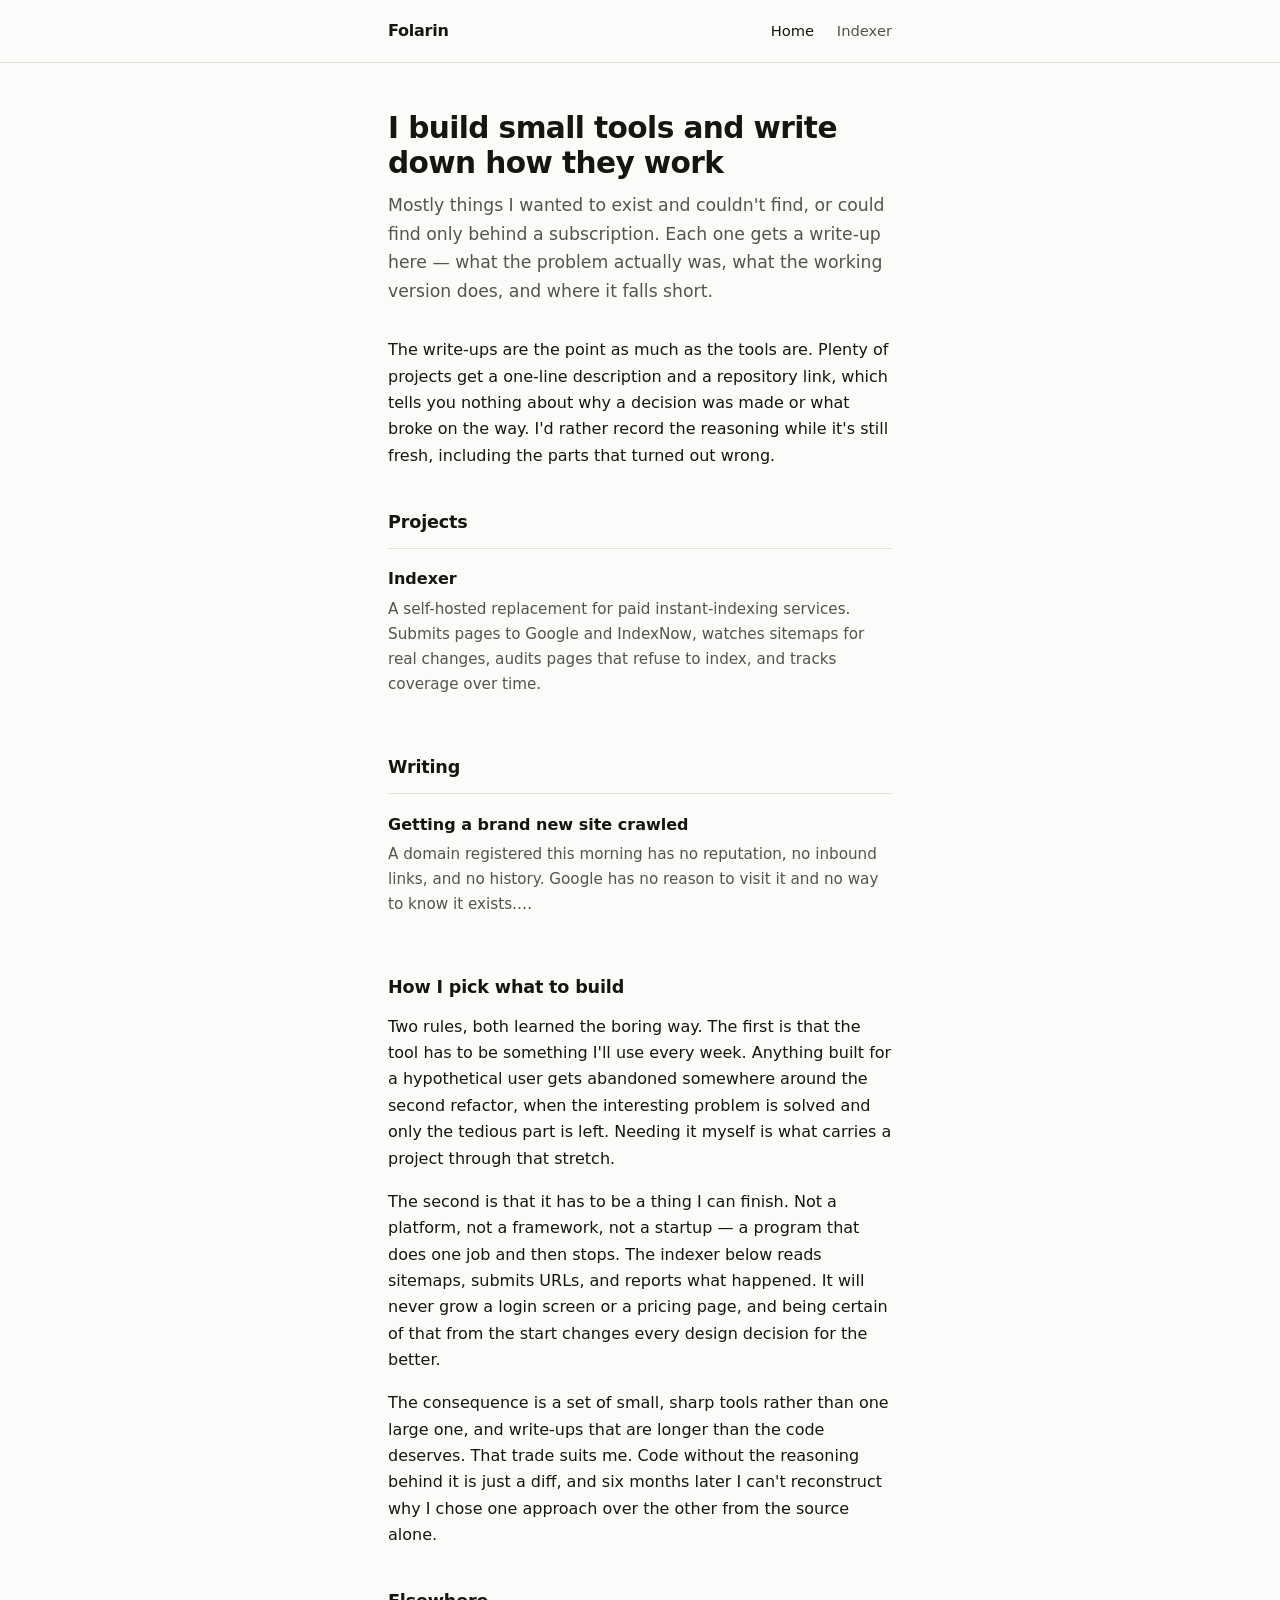
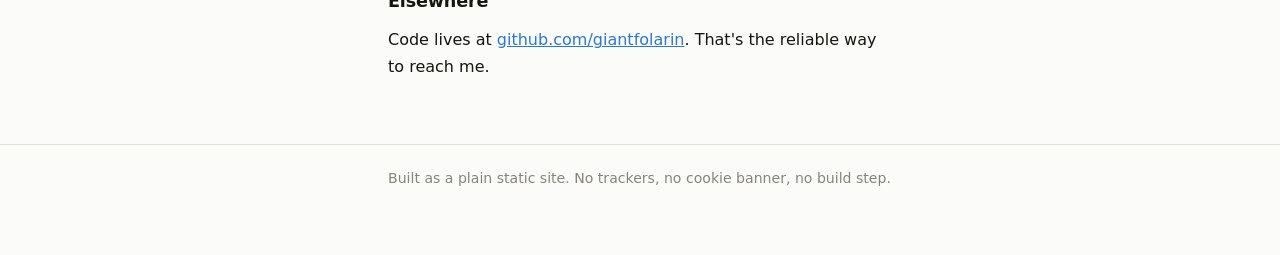
<file: index.html>
<!doctype html>
<html lang="en">
<head>
<meta charset="utf-8">
<meta name="viewport" content="width=device-width, initial-scale=1">
<title>Folarin — building things on the web</title>
<meta name="description" content="Notes and projects from Folarin: small tools built for personal use, written up in detail so the working parts are visible.">
<link rel="canonical" href="https://giantfolarin.github.io/">
<link rel="stylesheet" href="/assets/style.css">
<meta property="og:title" content="Folarin — building things on the web">
<meta property="og:description" content="Small tools built for personal use, written up in detail.">
<meta property="og:url" content="https://giantfolarin.github.io/">
<meta property="og:type" content="website">
</head>
<body>

<header class="site">
  <div class="wrap">
    <a class="wordmark" href="/">Folarin</a>
    <nav>
      <a href="/" aria-current="page">Home</a>
      <a href="/projects/indexer.html">Indexer</a>
    </nav>
  </div>
</header>

<main class="wrap">
  <h1>I build small tools and write down how they work</h1>

  <p class="lede">Mostly things I wanted to exist and couldn't find, or could find
    only behind a subscription. Each one gets a write-up here — what the problem
    actually was, what the working version does, and where it falls short.</p>

  <p>The write-ups are the point as much as the tools are. Plenty of projects get
    a one-line description and a repository link, which tells you nothing about
    why a decision was made or what broke on the way. I'd rather record the
    reasoning while it's still fresh, including the parts that turned out wrong.</p>

  <h2>Projects</h2>

  <ul class="card-list">
    <li>
      <a href="/projects/indexer.html">Indexer</a>
      <p>A self-hosted replacement for paid instant-indexing services. Submits
        pages to Google and IndexNow, watches sitemaps for real changes, audits
        pages that refuse to index, and tracks coverage over time.</p>
    </li>
  </ul>

  <h2>Writing</h2>

  <!-- Managed by post.py. Everything between the marker and </ul> is regenerated
       on every publish, so edit posts.json rather than this list. -->
  <ul class="card-list" id="posts">
    <!-- posts:insert -->
      <li>
        <a href="/posts/getting-a-brand-new-site-crawled.html">Getting a brand new site crawled</a>
        <p>A domain registered this morning has no reputation, no inbound links, and no history. Google has no reason to visit it and no way to know it exists.…</p>
      </li>
    </ul>

  <h2>How I pick what to build</h2>

  <p>Two rules, both learned the boring way. The first is that the tool has to be
    something I'll use every week. Anything built for a hypothetical user gets
    abandoned somewhere around the second refactor, when the interesting problem
    is solved and only the tedious part is left. Needing it myself is what carries
    a project through that stretch.</p>

  <p>The second is that it has to be a thing I can finish. Not a platform, not a
    framework, not a startup — a program that does one job and then stops. The
    indexer below reads sitemaps, submits URLs, and reports what happened. It will
    never grow a login screen or a pricing page, and being certain of that from
    the start changes every design decision for the better.</p>

  <p>The consequence is a set of small, sharp tools rather than one large one, and
    write-ups that are longer than the code deserves. That trade suits me. Code
    without the reasoning behind it is just a diff, and six months later I can't
    reconstruct why I chose one approach over the other from the source alone.</p>

  <h2>Elsewhere</h2>

  <p>Code lives at <a href="https://github.com/giantfolarin" rel="me">github.com/giantfolarin</a>.
    That's the reliable way to reach me.</p>
</main>

<footer class="site">
  <div class="wrap">
    <p>Built as a plain static site. No trackers, no cookie banner, no build step.</p>
  </div>
</footer>

</body>
</html>
</file>
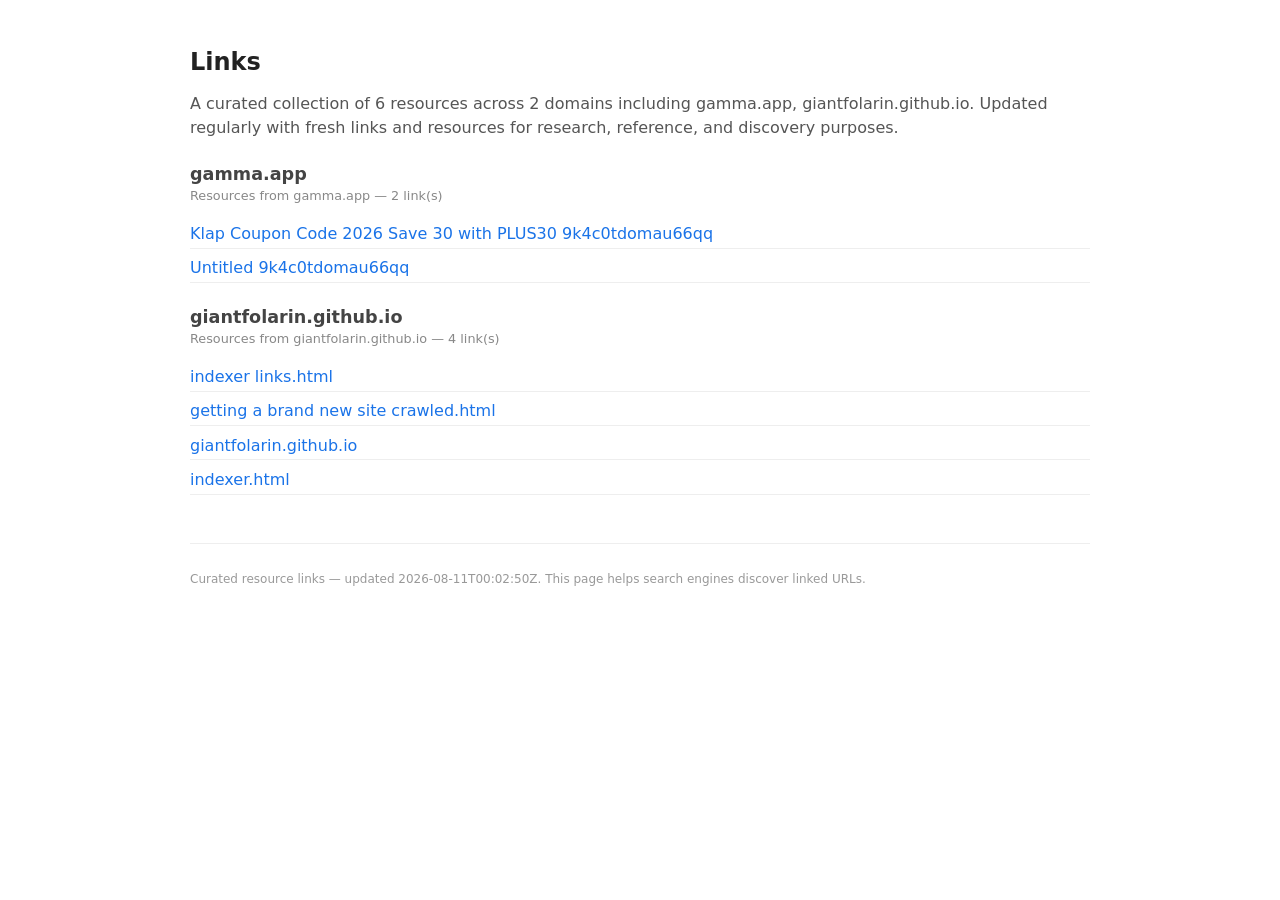
<file: links/indexer-links-2.html>
<!DOCTYPE html>
<html lang="en">
<head>
<meta charset="utf-8">
<title>Links — 6 Resources Across 2 Domains</title>
<meta name="description" content="A curated collection of 6 resources across 2 domains including gamma.app, giantfolarin.github.io. Updated regularly with fresh links and resources for research, reference, and discovery purposes.">
<meta name="robots" content="index, follow">
<meta name="generator" content="Indexer 2026-08-11T00:02:50Z">
<link rel="alternate" type="application/rss+xml" title="Links Feed" href="feed.xml">
<script type="application/ld+json">
{
  "@context": "https://schema.org",
  "@graph": [
    {
      "@type": "BroadcastEvent",
      "name": "Links",
      "description": "A curated collection of 6 resources across 2 domains including gamma.app, giantfolarin.github.io. Updated regularly with fresh links and resources for research, reference, and discovery purposes.",
      "startDate": "2026-08-11T00:02:50Z"
    },
    {
      "@type": "ItemList",
      "name": "Links — Resource Links",
      "description": "A curated collection of 6 resources across 2 domains including gamma.app, giantfolarin.github.io. Updated regularly with fresh links and resources for research, reference, and discovery purposes.",
      "numberOfItems": 6,
      "itemListElement": [
    {
      "@type": "ListItem",
      "position": 1,
      "url": "https://giantfolarin.github.io/links/indexer-links.html"
    },
    {
      "@type": "ListItem",
      "position": 2,
      "url": "https://gamma.app/docs/Klap-Coupon-Code-2026-Save-30-with-PLUS30-9k4c0tdomau66qq"
    },
    {
      "@type": "ListItem",
      "position": 3,
      "url": "https://gamma.app/docs/Untitled-9k4c0tdomau66qq"
    },
    {
      "@type": "ListItem",
      "position": 4,
      "url": "https://giantfolarin.github.io/posts/getting-a-brand-new-site-crawled.html"
    },
    {
      "@type": "ListItem",
      "position": 5,
      "url": "https://giantfolarin.github.io/"
    },
    {
      "@type": "ListItem",
      "position": 6,
      "url": "https://giantfolarin.github.io/projects/indexer.html"
    }
      ]
    }
  ]
}
</script>
<style>
  body { font-family: system-ui, sans-serif; max-width: 900px; margin: 0 auto; padding: 2rem; color: #222; }
  h1 { font-size: 1.5rem; margin-bottom: 0.25rem; }
  h2 { font-size: 1.1rem; color: #444; margin: 1.5rem 0 0.25rem; }
  p.intro { color: #555; line-height: 1.5; margin-bottom: 1.5rem; }
  ul { list-style: none; padding: 0; }
  li { margin: 0.3rem 0; padding: 0.3rem 0; border-bottom: 1px solid #eee; }
  a { color: #1a73e8; word-break: break-all; text-decoration: none; }
  a:hover { text-decoration: underline; }
  a:visited { color: #681da8; }
  section p { font-size: 0.8rem; color: #888; margin: 0 0 0.25rem; }
  footer { margin-top: 3rem; padding-top: 1rem; border-top: 1px solid #eee; font-size: 0.75rem; color: #999; }
</style>
</head>
<body>
<h1>Links</h1>
<p class="intro">A curated collection of 6 resources across 2 domains including gamma.app, giantfolarin.github.io. Updated regularly with fresh links and resources for research, reference, and discovery purposes.</p>
  <section>
    <h2>gamma.app</h2>
    <p>Resources from gamma.app — 2 link(s)</p>
    <ul>
      <li><a href="https://gamma.app/docs/Klap-Coupon-Code-2026-Save-30-with-PLUS30-9k4c0tdomau66qq" rel="bookmark">Klap Coupon Code 2026 Save 30 with PLUS30 9k4c0tdomau66qq</a></li>
      <li><a href="https://gamma.app/docs/Untitled-9k4c0tdomau66qq" rel="bookmark">Untitled 9k4c0tdomau66qq</a></li>
    </ul>
  </section>
  <section>
    <h2>giantfolarin.github.io</h2>
    <p>Resources from giantfolarin.github.io — 4 link(s)</p>
    <ul>
      <li><a href="https://giantfolarin.github.io/links/indexer-links.html" rel="bookmark">indexer links.html</a></li>
      <li><a href="https://giantfolarin.github.io/posts/getting-a-brand-new-site-crawled.html" rel="bookmark">getting a brand new site crawled.html</a></li>
      <li><a href="https://giantfolarin.github.io/" rel="bookmark">giantfolarin.github.io</a></li>
      <li><a href="https://giantfolarin.github.io/projects/indexer.html" rel="bookmark">indexer.html</a></li>
    </ul>
  </section>

<footer><p>Curated resource links — updated 2026-08-11T00:02:50Z. This page helps search engines discover linked URLs.</p><!--3hinfdp82jwv--></footer>
</body>
</html>
</file>
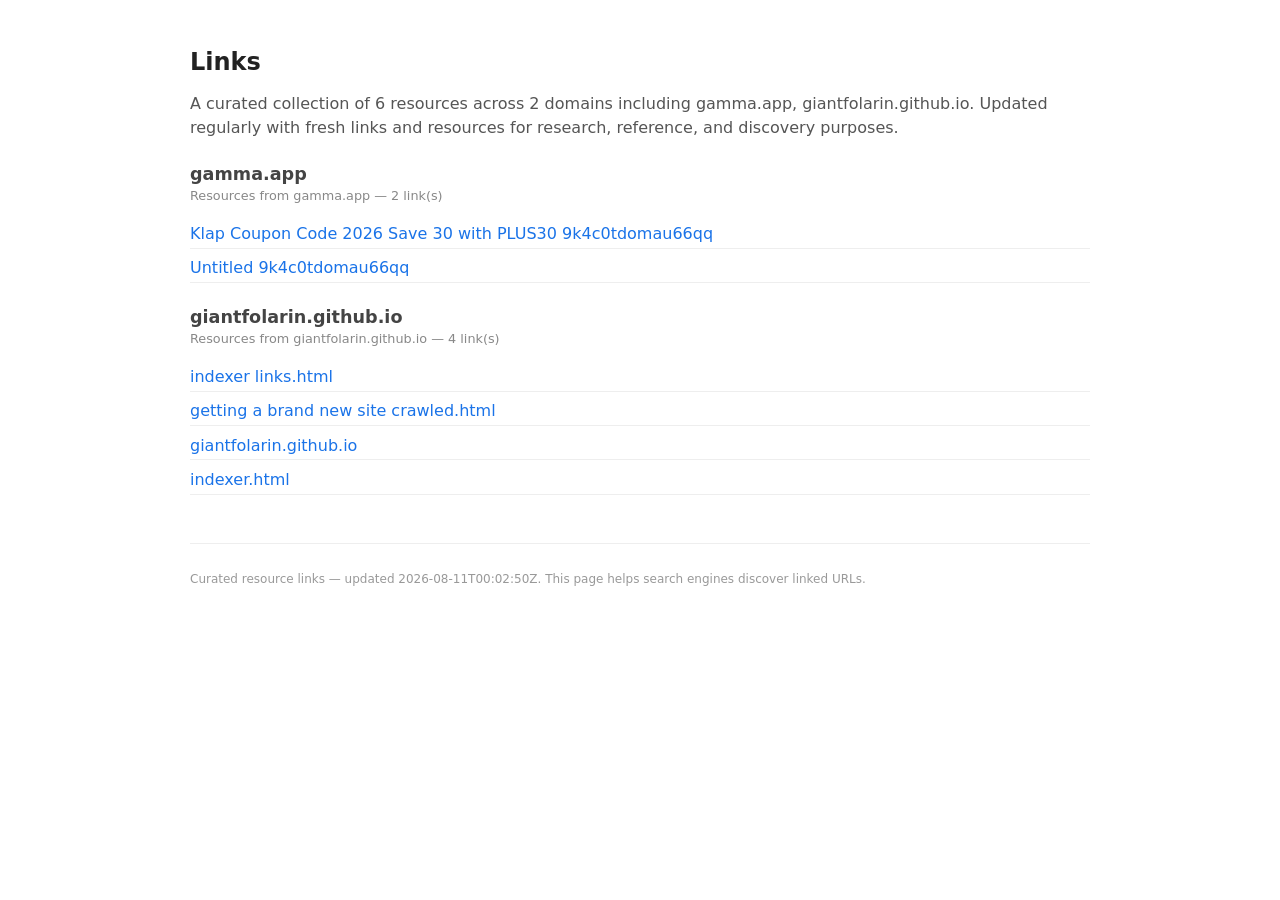
<file: links/indexer-links-3.html>
<!DOCTYPE html>
<html lang="en">
<head>
<meta charset="utf-8">
<title>Links — 6 Resources Across 2 Domains</title>
<meta name="description" content="A curated collection of 6 resources across 2 domains including gamma.app, giantfolarin.github.io. Updated regularly with fresh links and resources for research, reference, and discovery purposes.">
<meta name="robots" content="index, follow">
<meta name="generator" content="Indexer 2026-08-11T00:02:50Z">
<link rel="alternate" type="application/rss+xml" title="Links Feed" href="feed.xml">
<script type="application/ld+json">
{
  "@context": "https://schema.org",
  "@graph": [
    {
      "@type": "BroadcastEvent",
      "name": "Links",
      "description": "A curated collection of 6 resources across 2 domains including gamma.app, giantfolarin.github.io. Updated regularly with fresh links and resources for research, reference, and discovery purposes.",
      "startDate": "2026-08-11T00:02:50Z"
    },
    {
      "@type": "ItemList",
      "name": "Links — Resource Links",
      "description": "A curated collection of 6 resources across 2 domains including gamma.app, giantfolarin.github.io. Updated regularly with fresh links and resources for research, reference, and discovery purposes.",
      "numberOfItems": 6,
      "itemListElement": [
    {
      "@type": "ListItem",
      "position": 1,
      "url": "https://giantfolarin.github.io/links/indexer-links.html"
    },
    {
      "@type": "ListItem",
      "position": 2,
      "url": "https://gamma.app/docs/Klap-Coupon-Code-2026-Save-30-with-PLUS30-9k4c0tdomau66qq"
    },
    {
      "@type": "ListItem",
      "position": 3,
      "url": "https://gamma.app/docs/Untitled-9k4c0tdomau66qq"
    },
    {
      "@type": "ListItem",
      "position": 4,
      "url": "https://giantfolarin.github.io/posts/getting-a-brand-new-site-crawled.html"
    },
    {
      "@type": "ListItem",
      "position": 5,
      "url": "https://giantfolarin.github.io/"
    },
    {
      "@type": "ListItem",
      "position": 6,
      "url": "https://giantfolarin.github.io/projects/indexer.html"
    }
      ]
    }
  ]
}
</script>
<style>
  body { font-family: system-ui, sans-serif; max-width: 900px; margin: 0 auto; padding: 2rem; color: #222; }
  h1 { font-size: 1.5rem; margin-bottom: 0.25rem; }
  h2 { font-size: 1.1rem; color: #444; margin: 1.5rem 0 0.25rem; }
  p.intro { color: #555; line-height: 1.5; margin-bottom: 1.5rem; }
  ul { list-style: none; padding: 0; }
  li { margin: 0.3rem 0; padding: 0.3rem 0; border-bottom: 1px solid #eee; }
  a { color: #1a73e8; word-break: break-all; text-decoration: none; }
  a:hover { text-decoration: underline; }
  a:visited { color: #681da8; }
  section p { font-size: 0.8rem; color: #888; margin: 0 0 0.25rem; }
  footer { margin-top: 3rem; padding-top: 1rem; border-top: 1px solid #eee; font-size: 0.75rem; color: #999; }
</style>
</head>
<body>
<h1>Links</h1>
<p class="intro">A curated collection of 6 resources across 2 domains including gamma.app, giantfolarin.github.io. Updated regularly with fresh links and resources for research, reference, and discovery purposes.</p>
  <section>
    <h2>gamma.app</h2>
    <p>Resources from gamma.app — 2 link(s)</p>
    <ul>
      <li><a href="https://gamma.app/docs/Klap-Coupon-Code-2026-Save-30-with-PLUS30-9k4c0tdomau66qq" rel="bookmark">Klap Coupon Code 2026 Save 30 with PLUS30 9k4c0tdomau66qq</a></li>
      <li><a href="https://gamma.app/docs/Untitled-9k4c0tdomau66qq" rel="bookmark">Untitled 9k4c0tdomau66qq</a></li>
    </ul>
  </section>
  <section>
    <h2>giantfolarin.github.io</h2>
    <p>Resources from giantfolarin.github.io — 4 link(s)</p>
    <ul>
      <li><a href="https://giantfolarin.github.io/links/indexer-links.html" rel="bookmark">indexer links.html</a></li>
      <li><a href="https://giantfolarin.github.io/posts/getting-a-brand-new-site-crawled.html" rel="bookmark">getting a brand new site crawled.html</a></li>
      <li><a href="https://giantfolarin.github.io/" rel="bookmark">giantfolarin.github.io</a></li>
      <li><a href="https://giantfolarin.github.io/projects/indexer.html" rel="bookmark">indexer.html</a></li>
    </ul>
  </section>

<footer><p>Curated resource links — updated 2026-08-11T00:02:50Z. This page helps search engines discover linked URLs.</p><!--dz89z6ttgvrk--></footer>
</body>
</html>
</file>
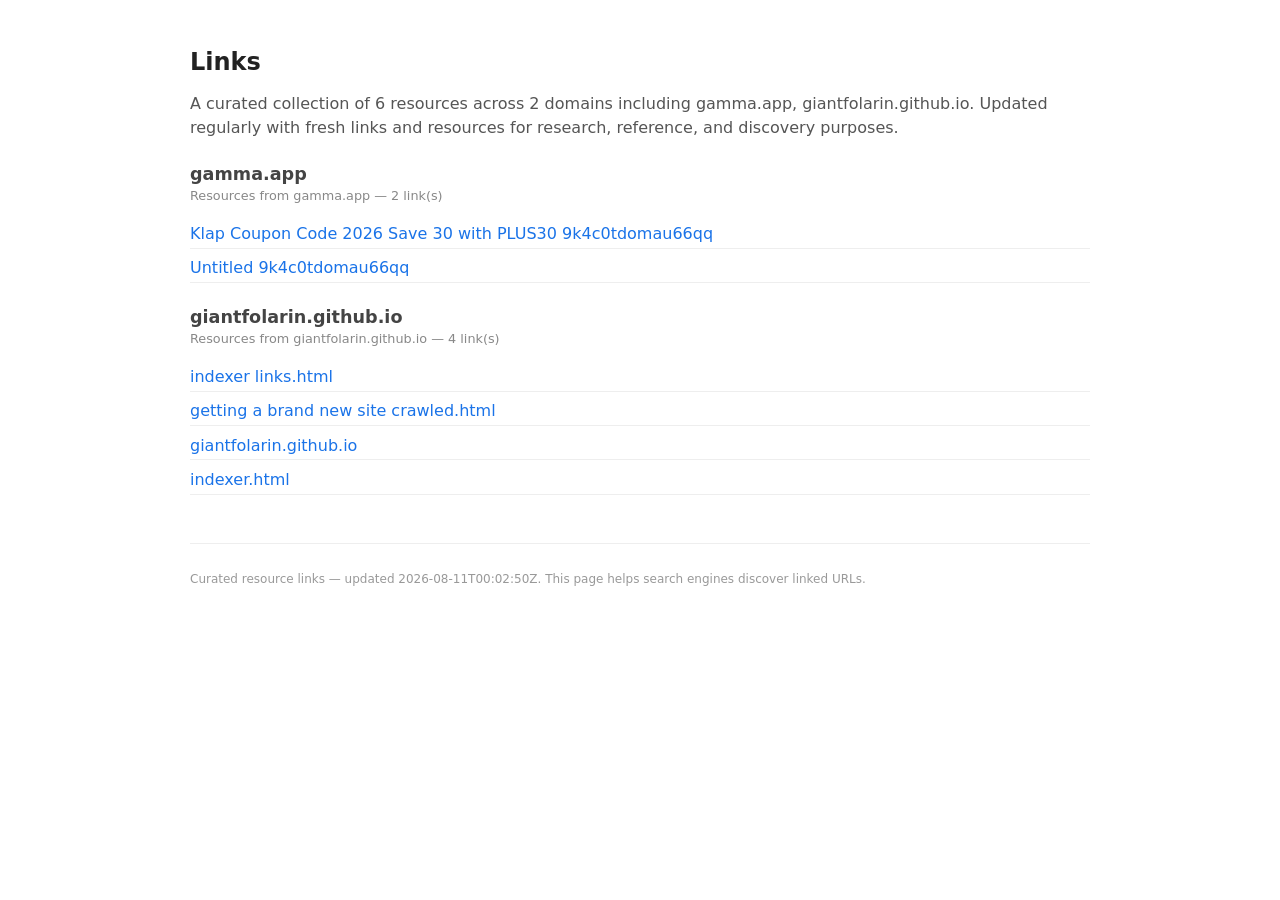
<file: links/indexer-links.html>
<!DOCTYPE html>
<html lang="en">
<head>
<meta charset="utf-8">
<title>Links — 6 Resources Across 2 Domains</title>
<meta name="description" content="A curated collection of 6 resources across 2 domains including gamma.app, giantfolarin.github.io. Updated regularly with fresh links and resources for research, reference, and discovery purposes.">
<meta name="robots" content="index, follow">
<meta name="generator" content="Indexer 2026-08-11T00:02:50Z">
<link rel="alternate" type="application/rss+xml" title="Links Feed" href="feed.xml">
<script type="application/ld+json">
{
  "@context": "https://schema.org",
  "@graph": [
    {
      "@type": "BroadcastEvent",
      "name": "Links",
      "description": "A curated collection of 6 resources across 2 domains including gamma.app, giantfolarin.github.io. Updated regularly with fresh links and resources for research, reference, and discovery purposes.",
      "startDate": "2026-08-11T00:02:50Z"
    },
    {
      "@type": "ItemList",
      "name": "Links — Resource Links",
      "description": "A curated collection of 6 resources across 2 domains including gamma.app, giantfolarin.github.io. Updated regularly with fresh links and resources for research, reference, and discovery purposes.",
      "numberOfItems": 6,
      "itemListElement": [
    {
      "@type": "ListItem",
      "position": 1,
      "url": "https://giantfolarin.github.io/links/indexer-links.html"
    },
    {
      "@type": "ListItem",
      "position": 2,
      "url": "https://gamma.app/docs/Klap-Coupon-Code-2026-Save-30-with-PLUS30-9k4c0tdomau66qq"
    },
    {
      "@type": "ListItem",
      "position": 3,
      "url": "https://gamma.app/docs/Untitled-9k4c0tdomau66qq"
    },
    {
      "@type": "ListItem",
      "position": 4,
      "url": "https://giantfolarin.github.io/posts/getting-a-brand-new-site-crawled.html"
    },
    {
      "@type": "ListItem",
      "position": 5,
      "url": "https://giantfolarin.github.io/"
    },
    {
      "@type": "ListItem",
      "position": 6,
      "url": "https://giantfolarin.github.io/projects/indexer.html"
    }
      ]
    }
  ]
}
</script>
<style>
  body { font-family: system-ui, sans-serif; max-width: 900px; margin: 0 auto; padding: 2rem; color: #222; }
  h1 { font-size: 1.5rem; margin-bottom: 0.25rem; }
  h2 { font-size: 1.1rem; color: #444; margin: 1.5rem 0 0.25rem; }
  p.intro { color: #555; line-height: 1.5; margin-bottom: 1.5rem; }
  ul { list-style: none; padding: 0; }
  li { margin: 0.3rem 0; padding: 0.3rem 0; border-bottom: 1px solid #eee; }
  a { color: #1a73e8; word-break: break-all; text-decoration: none; }
  a:hover { text-decoration: underline; }
  a:visited { color: #681da8; }
  section p { font-size: 0.8rem; color: #888; margin: 0 0 0.25rem; }
  footer { margin-top: 3rem; padding-top: 1rem; border-top: 1px solid #eee; font-size: 0.75rem; color: #999; }
</style>
</head>
<body>
<h1>Links</h1>
<p class="intro">A curated collection of 6 resources across 2 domains including gamma.app, giantfolarin.github.io. Updated regularly with fresh links and resources for research, reference, and discovery purposes.</p>
  <section>
    <h2>gamma.app</h2>
    <p>Resources from gamma.app — 2 link(s)</p>
    <ul>
      <li><a href="https://gamma.app/docs/Klap-Coupon-Code-2026-Save-30-with-PLUS30-9k4c0tdomau66qq" rel="bookmark">Klap Coupon Code 2026 Save 30 with PLUS30 9k4c0tdomau66qq</a></li>
      <li><a href="https://gamma.app/docs/Untitled-9k4c0tdomau66qq" rel="bookmark">Untitled 9k4c0tdomau66qq</a></li>
    </ul>
  </section>
  <section>
    <h2>giantfolarin.github.io</h2>
    <p>Resources from giantfolarin.github.io — 4 link(s)</p>
    <ul>
      <li><a href="https://giantfolarin.github.io/links/indexer-links.html" rel="bookmark">indexer links.html</a></li>
      <li><a href="https://giantfolarin.github.io/posts/getting-a-brand-new-site-crawled.html" rel="bookmark">getting a brand new site crawled.html</a></li>
      <li><a href="https://giantfolarin.github.io/" rel="bookmark">giantfolarin.github.io</a></li>
      <li><a href="https://giantfolarin.github.io/projects/indexer.html" rel="bookmark">indexer.html</a></li>
    </ul>
  </section>

<footer><p>Curated resource links — updated 2026-08-11T00:02:50Z. This page helps search engines discover linked URLs.</p><!--r1her6lp9fk1--></footer>
</body>
</html>
</file>
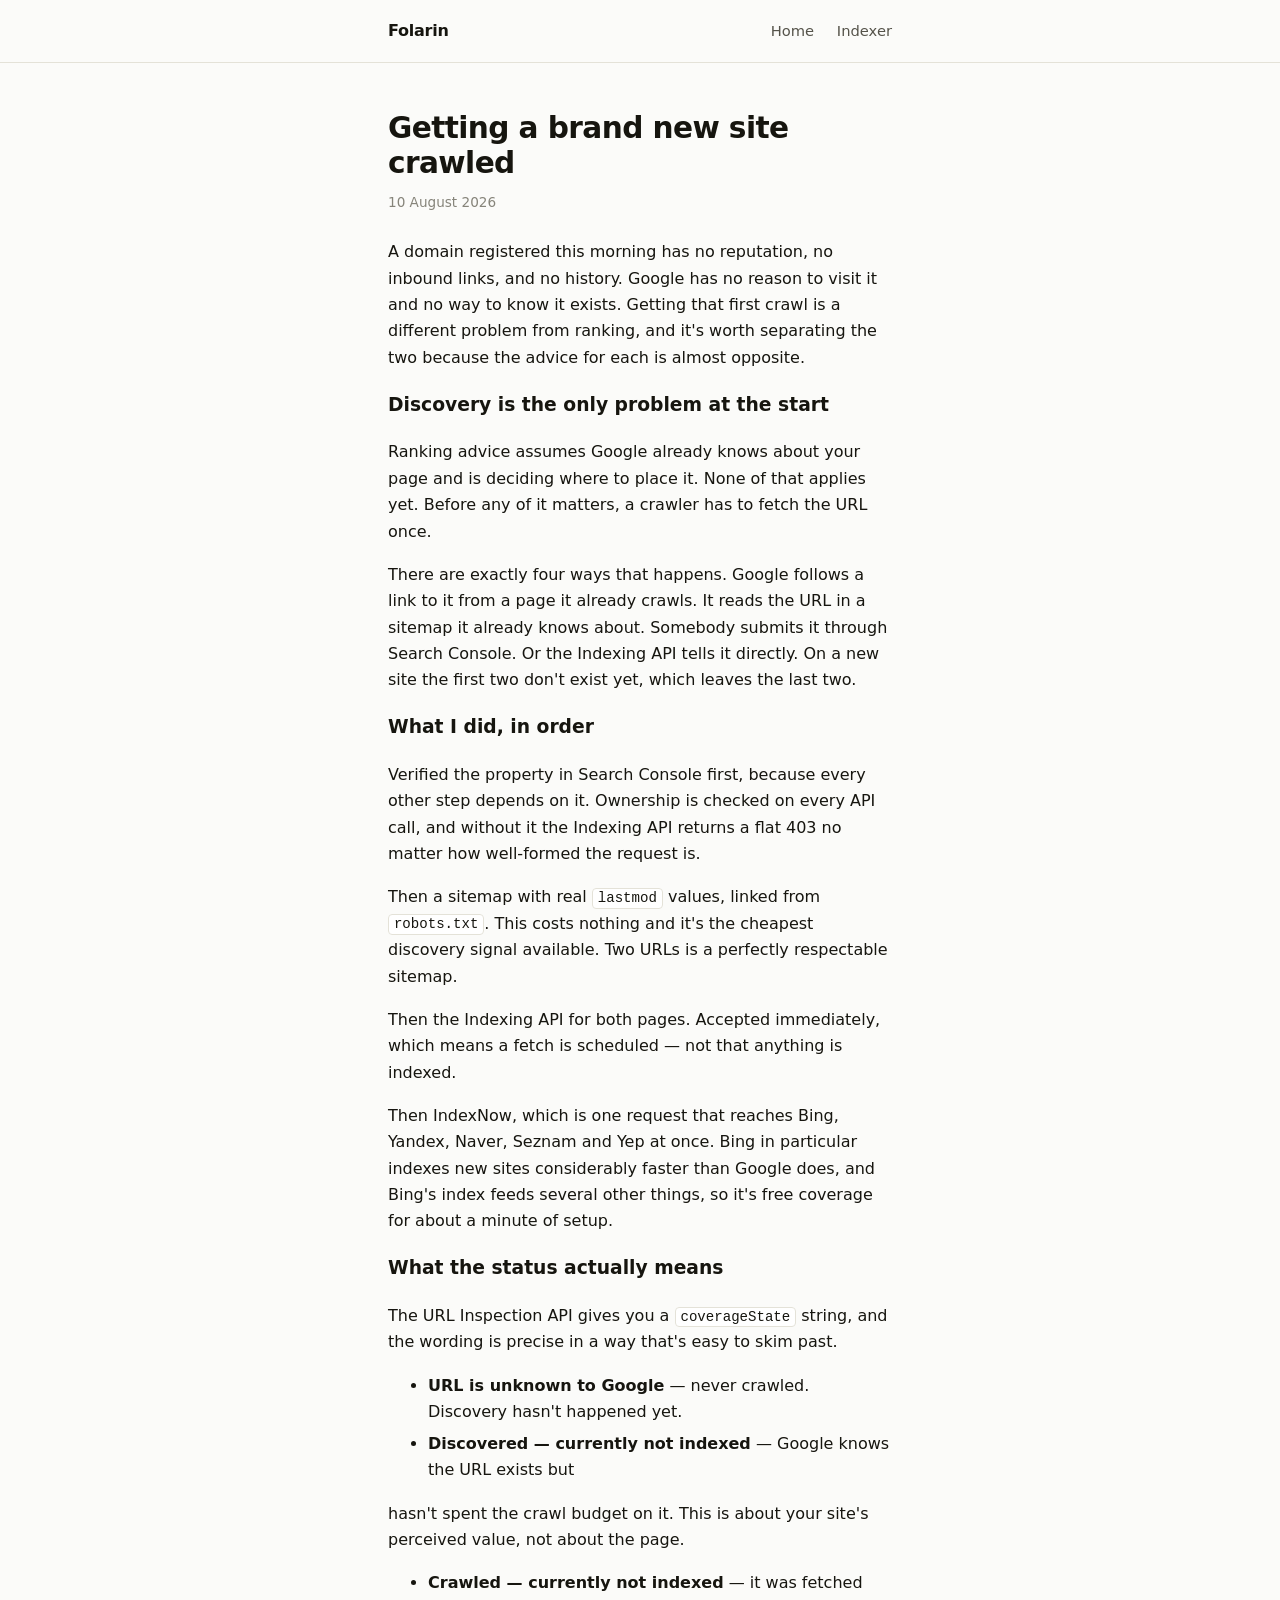
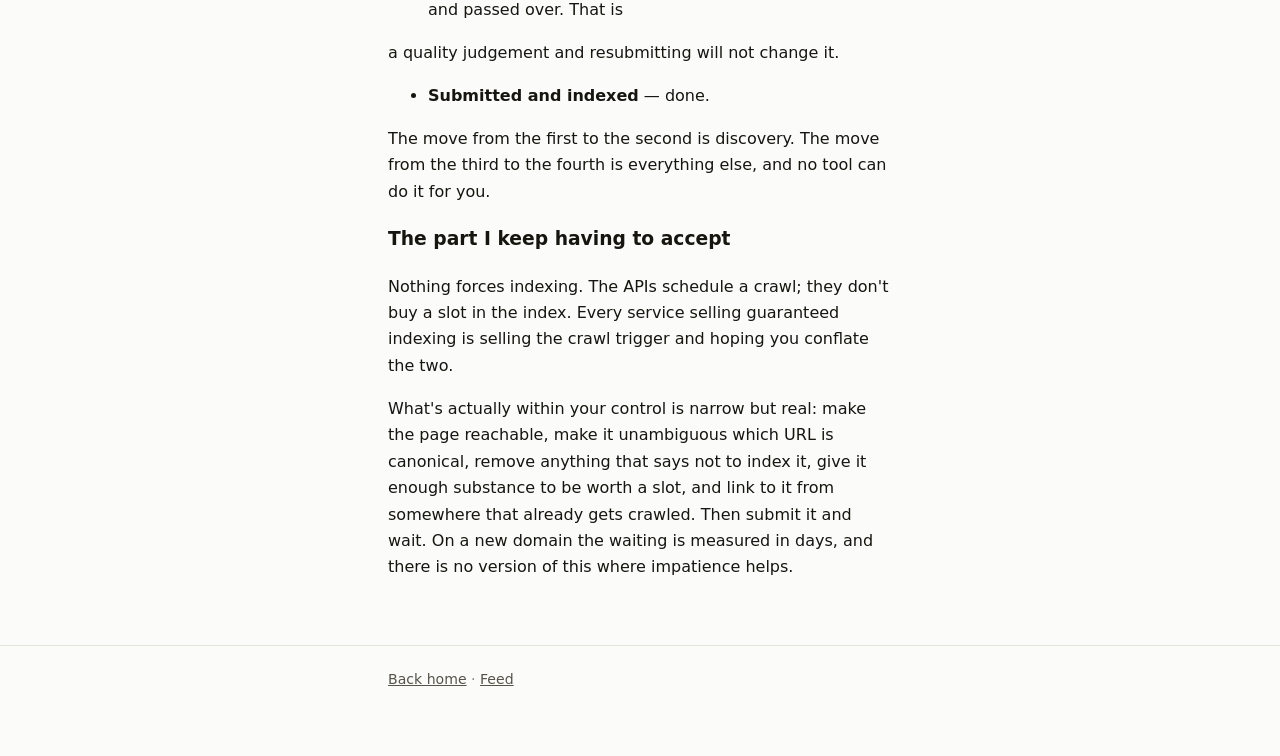
<file: posts/getting-a-brand-new-site-crawled.html>
<!doctype html>
<html lang="en">
<head>
<meta charset="utf-8">
<meta name="viewport" content="width=device-width, initial-scale=1">
<title>Getting a brand new site crawled</title>
<meta name="description" content="A domain registered this morning has no reputation, no inbound links, and no history. Google has no reason to visit it and no way to know it exists.…">
<link rel="canonical" href="https://giantfolarin.github.io/posts/getting-a-brand-new-site-crawled.html">
<link rel="stylesheet" href="/assets/style.css">
<link rel="alternate" type="application/atom+xml" href="/feed.xml" title="Folarin — posts">
<meta property="og:title" content="Getting a brand new site crawled">
<meta property="og:description" content="A domain registered this morning has no reputation, no inbound links, and no history. Google has no reason to visit it and no way to know it exists.…">
<meta property="og:url" content="https://giantfolarin.github.io/posts/getting-a-brand-new-site-crawled.html">
<meta property="og:type" content="article">
<script type="application/ld+json">
{
  "@context": "https://schema.org",
  "@type": "BlogPosting",
  "headline": "Getting a brand new site crawled",
  "description": "A domain registered this morning has no reputation, no inbound links, and no history. Google has no reason to visit it and no way to know it exists.\u2026",
  "author": { "@type": "Person", "name": "Folarin" },
  "datePublished": "2026-08-10",
  "mainEntityOfPage": "https://giantfolarin.github.io/posts/getting-a-brand-new-site-crawled.html"
}
</script>
</head>
<body>

<header class="site">
  <div class="wrap">
    <a class="wordmark" href="/">Folarin</a>
    <nav>
      <a href="/">Home</a>
      <a href="/projects/indexer.html">Indexer</a>
    </nav>
  </div>
</header>

<main class="wrap">
  <article>
    <h1>Getting a brand new site crawled</h1>
    <time class="stamp" datetime="2026-08-10">10 August 2026</time>

    <p>A domain registered this morning has no reputation, no inbound links, and no history. Google has no reason to visit it and no way to know it exists. Getting that first crawl is a different problem from ranking, and it's worth separating the two because the advice for each is almost opposite.</p>
    <h3>Discovery is the only problem at the start</h3>
    <p>Ranking advice assumes Google already knows about your page and is deciding where to place it. None of that applies yet. Before any of it matters, a crawler has to fetch the URL once.</p>
    <p>There are exactly four ways that happens. Google follows a link to it from a page it already crawls. It reads the URL in a sitemap it already knows about. Somebody submits it through Search Console. Or the Indexing API tells it directly. On a new site the first two don't exist yet, which leaves the last two.</p>
    <h3>What I did, in order</h3>
    <p>Verified the property in Search Console first, because every other step depends on it. Ownership is checked on every API call, and without it the Indexing API returns a flat 403 no matter how well-formed the request is.</p>
    <p>Then a sitemap with real <code>lastmod</code> values, linked from <code>robots.txt</code>. This costs nothing and it's the cheapest discovery signal available. Two URLs is a perfectly respectable sitemap.</p>
    <p>Then the Indexing API for both pages. Accepted immediately, which means a fetch is scheduled — not that anything is indexed.</p>
    <p>Then IndexNow, which is one request that reaches Bing, Yandex, Naver, Seznam and Yep at once. Bing in particular indexes new sites considerably faster than Google does, and Bing's index feeds several other things, so it's free coverage for about a minute of setup.</p>
    <h3>What the status actually means</h3>
    <p>The URL Inspection API gives you a <code>coverageState</code> string, and the wording is precise in a way that's easy to skim past.</p>
    <ul><li><strong>URL is unknown to Google</strong> — never crawled. Discovery hasn't happened yet.</li><li><strong>Discovered — currently not indexed</strong> — Google knows the URL exists but</li></ul>
    <p>hasn't spent the crawl budget on it. This is about your site's perceived value, not about the page.</p>
    <ul><li><strong>Crawled — currently not indexed</strong> — it was fetched and passed over. That is</li></ul>
    <p>a quality judgement and resubmitting will not change it.</p>
    <ul><li><strong>Submitted and indexed</strong> — done.</li></ul>
    <p>The move from the first to the second is discovery. The move from the third to the fourth is everything else, and no tool can do it for you.</p>
    <h3>The part I keep having to accept</h3>
    <p>Nothing forces indexing. The APIs schedule a crawl; they don't buy a slot in the index. Every service selling guaranteed indexing is selling the crawl trigger and hoping you conflate the two.</p>
    <p>What's actually within your control is narrow but real: make the page reachable, make it unambiguous which URL is canonical, remove anything that says not to index it, give it enough substance to be worth a slot, and link to it from somewhere that already gets crawled. Then submit it and wait. On a new domain the waiting is measured in days, and there is no version of this where impatience helps.</p>
  </article>
</main>

<footer class="site">
  <div class="wrap">
    <p><a href="/">Back home</a> · <a href="/feed.xml">Feed</a></p>
  </div>
</footer>

</body>
</html>
</file>
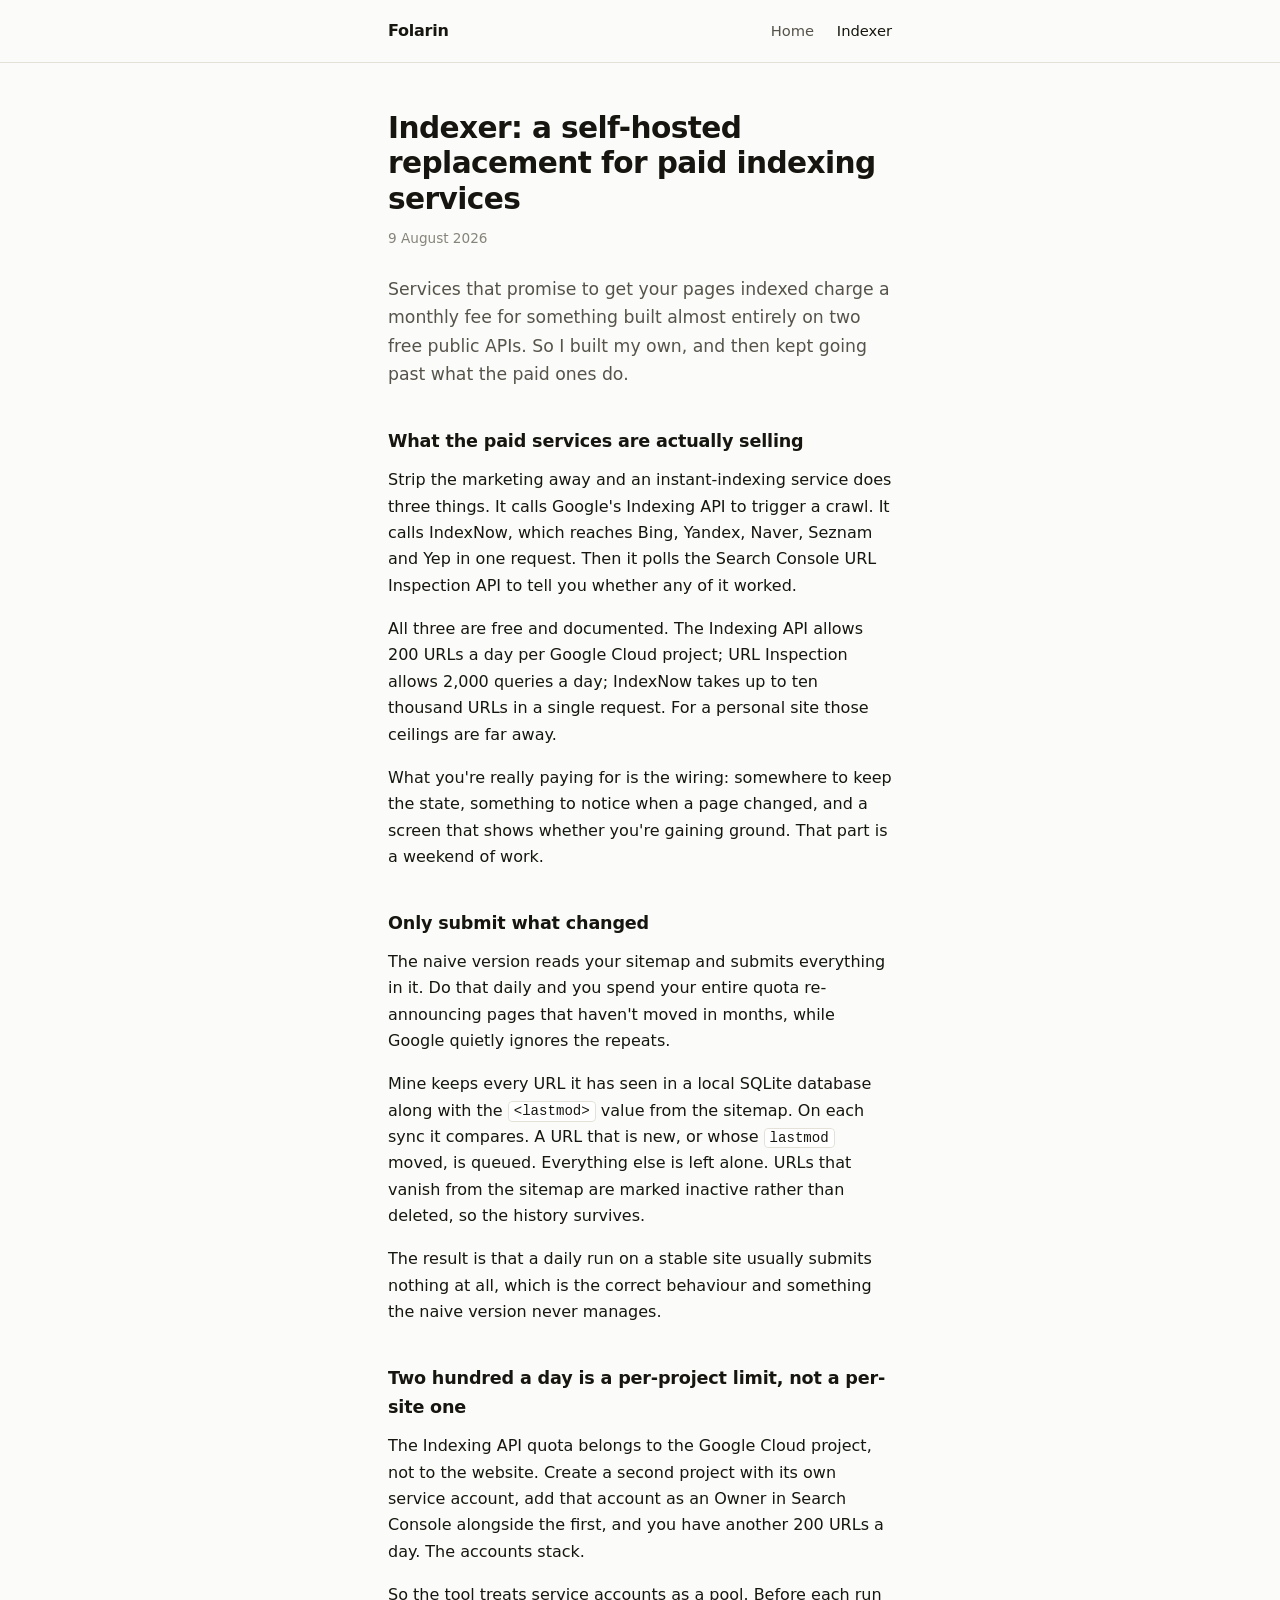
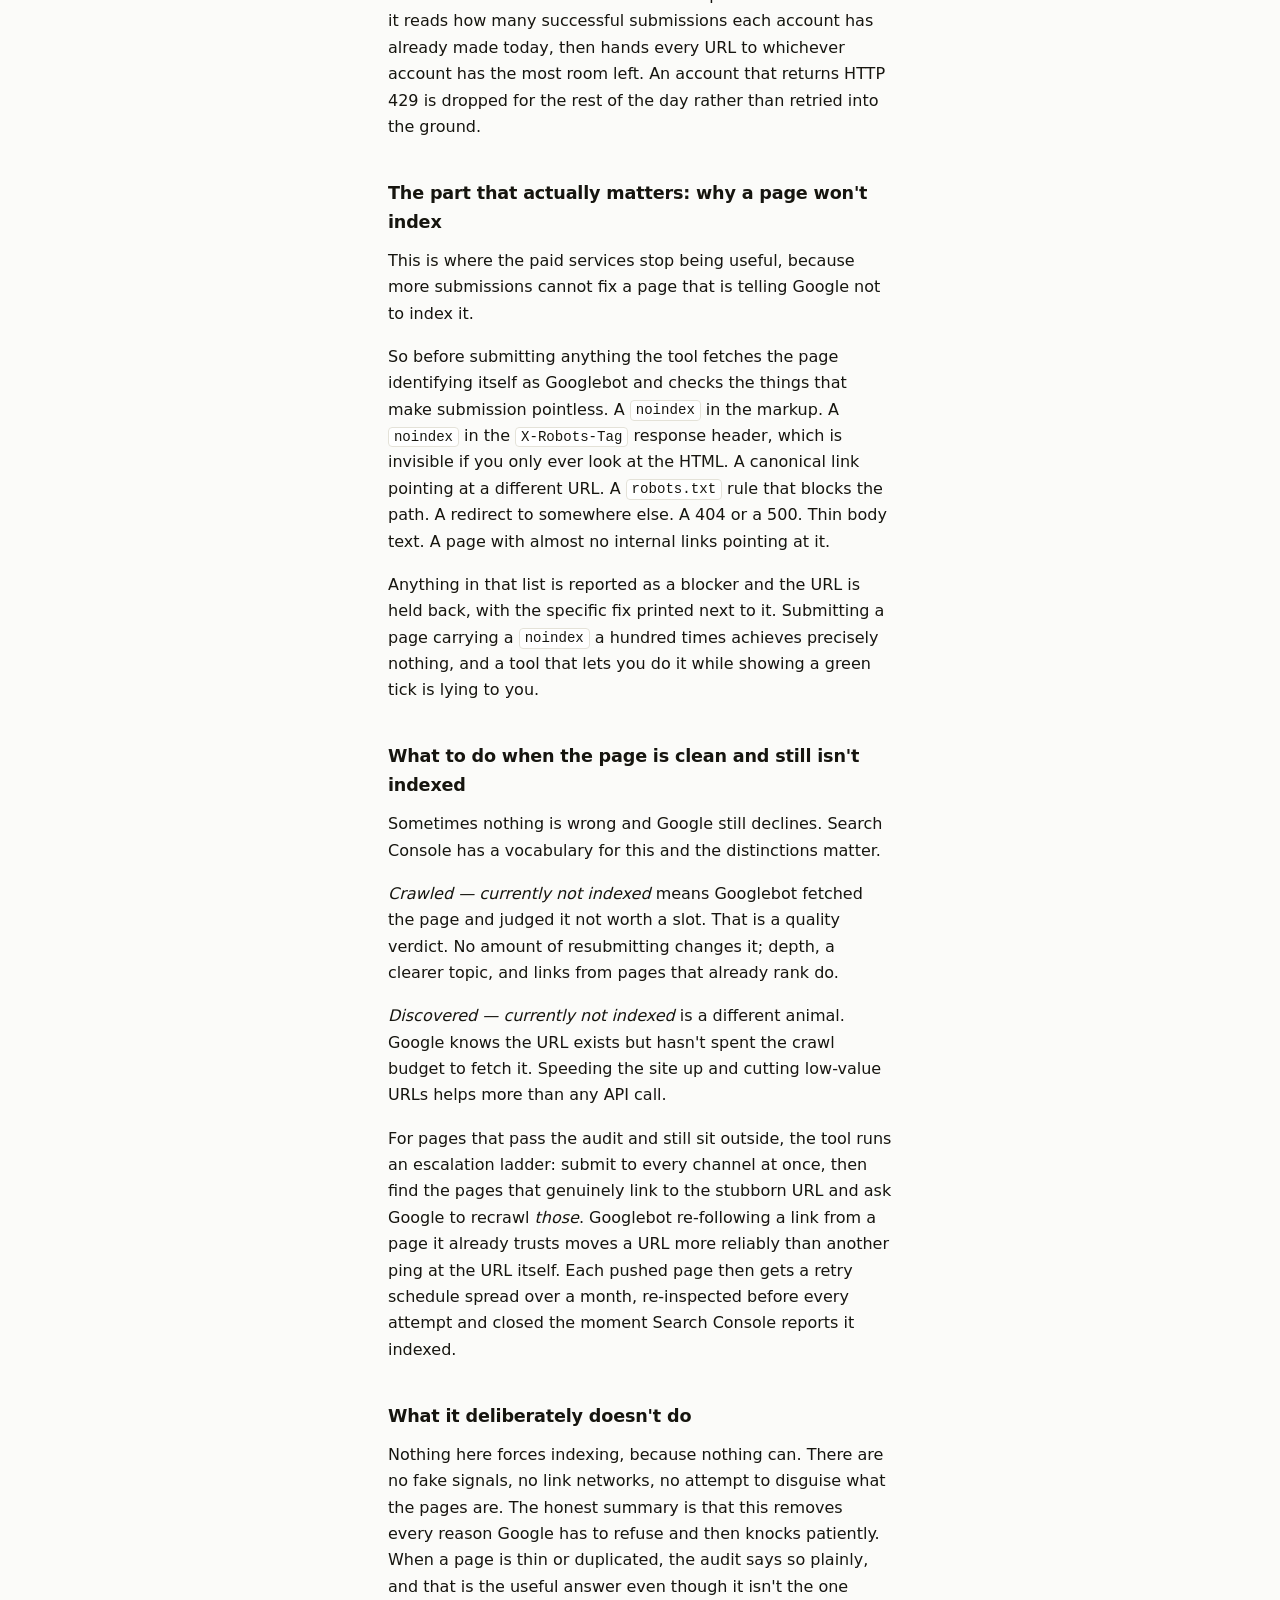
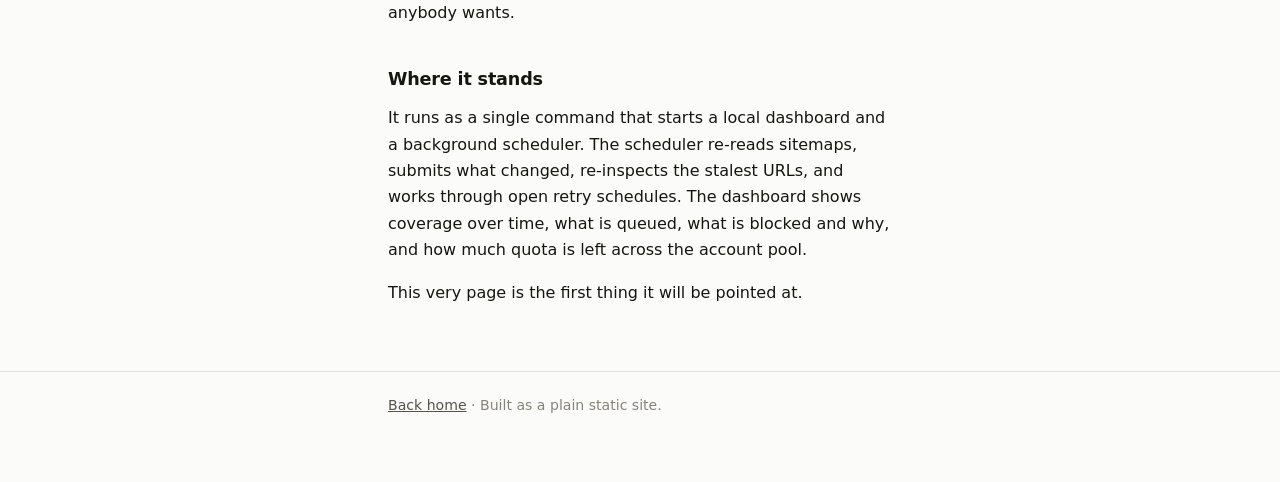
<file: projects/indexer.html>
<!doctype html>
<html lang="en">
<head>
<meta charset="utf-8">
<meta name="viewport" content="width=device-width, initial-scale=1">
<title>Indexer: a self-hosted replacement for paid indexing services</title>
<meta name="description" content="How I built a personal instant-indexing tool on the Google Indexing API and IndexNow: sitemap change detection, quota pooling across service accounts, and an audit that finds why a page refuses to index.">
<link rel="canonical" href="https://giantfolarin.github.io/projects/indexer.html">
<link rel="stylesheet" href="/assets/style.css">
<meta property="og:title" content="Indexer: a self-hosted replacement for paid indexing services">
<meta property="og:description" content="Sitemap change detection, quota pooling, and an audit that finds why a page refuses to index.">
<meta property="og:url" content="https://giantfolarin.github.io/projects/indexer.html">
<meta property="og:type" content="article">
<script type="application/ld+json">
{
  "@context": "https://schema.org",
  "@type": "TechArticle",
  "headline": "Indexer: a self-hosted replacement for paid indexing services",
  "description": "How I built a personal instant-indexing tool on the Google Indexing API and IndexNow.",
  "author": { "@type": "Person", "name": "Folarin" },
  "datePublished": "2026-08-09",
  "mainEntityOfPage": "https://giantfolarin.github.io/projects/indexer.html"
}
</script>
</head>
<body>

<header class="site">
  <div class="wrap">
    <a class="wordmark" href="/">Folarin</a>
    <nav>
      <a href="/">Home</a>
      <a href="/projects/indexer.html" aria-current="page">Indexer</a>
    </nav>
  </div>
</header>

<main class="wrap">
  <article>
    <h1>Indexer: a self-hosted replacement for paid indexing services</h1>
    <time class="stamp" datetime="2026-08-09">9 August 2026</time>

    <p class="lede">Services that promise to get your pages indexed charge a monthly
      fee for something built almost entirely on two free public APIs. So I built
      my own, and then kept going past what the paid ones do.</p>

    <h2>What the paid services are actually selling</h2>

    <p>Strip the marketing away and an instant-indexing service does three things.
      It calls Google's Indexing API to trigger a crawl. It calls IndexNow, which
      reaches Bing, Yandex, Naver, Seznam and Yep in one request. Then it polls the
      Search Console URL Inspection API to tell you whether any of it worked.</p>

    <p>All three are free and documented. The Indexing API allows 200 URLs a day
      per Google Cloud project; URL Inspection allows 2,000 queries a day; IndexNow
      takes up to ten thousand URLs in a single request. For a personal site those
      ceilings are far away.</p>

    <p>What you're really paying for is the wiring: somewhere to keep the state,
      something to notice when a page changed, and a screen that shows whether
      you're gaining ground. That part is a weekend of work.</p>

    <h2>Only submit what changed</h2>

    <p>The naive version reads your sitemap and submits everything in it. Do that
      daily and you spend your entire quota re-announcing pages that haven't moved
      in months, while Google quietly ignores the repeats.</p>

    <p>Mine keeps every URL it has seen in a local SQLite database along with the
      <code>&lt;lastmod&gt;</code> value from the sitemap. On each sync it compares.
      A URL that is new, or whose <code>lastmod</code> moved, is queued. Everything
      else is left alone. URLs that vanish from the sitemap are marked inactive
      rather than deleted, so the history survives.</p>

    <p>The result is that a daily run on a stable site usually submits nothing at
      all, which is the correct behaviour and something the naive version never
      manages.</p>

    <h2>Two hundred a day is a per-project limit, not a per-site one</h2>

    <p>The Indexing API quota belongs to the Google Cloud project, not to the
      website. Create a second project with its own service account, add that
      account as an Owner in Search Console alongside the first, and you have
      another 200 URLs a day. The accounts stack.</p>

    <p>So the tool treats service accounts as a pool. Before each run it reads how
      many successful submissions each account has already made today, then hands
      every URL to whichever account has the most room left. An account that
      returns HTTP 429 is dropped for the rest of the day rather than retried into
      the ground.</p>

    <h2>The part that actually matters: why a page won't index</h2>

    <p>This is where the paid services stop being useful, because more submissions
      cannot fix a page that is telling Google not to index it.</p>

    <p>So before submitting anything the tool fetches the page identifying itself
      as Googlebot and checks the things that make submission pointless. A
      <code>noindex</code> in the markup. A <code>noindex</code> in the
      <code>X-Robots-Tag</code> response header, which is invisible if you only
      ever look at the HTML. A canonical link pointing at a different URL. A
      <code>robots.txt</code> rule that blocks the path. A redirect to somewhere
      else. A 404 or a 500. Thin body text. A page with almost no internal links
      pointing at it.</p>

    <p>Anything in that list is reported as a blocker and the URL is held back,
      with the specific fix printed next to it. Submitting a page carrying a
      <code>noindex</code> a hundred times achieves precisely nothing, and a tool
      that lets you do it while showing a green tick is lying to you.</p>

    <h2>What to do when the page is clean and still isn't indexed</h2>

    <p>Sometimes nothing is wrong and Google still declines. Search Console has a
      vocabulary for this and the distinctions matter.</p>

    <p><em>Crawled — currently not indexed</em> means Googlebot fetched the page
      and judged it not worth a slot. That is a quality verdict. No amount of
      resubmitting changes it; depth, a clearer topic, and links from pages that
      already rank do.</p>

    <p><em>Discovered — currently not indexed</em> is a different animal. Google
      knows the URL exists but hasn't spent the crawl budget to fetch it. Speeding
      the site up and cutting low-value URLs helps more than any API call.</p>

    <p>For pages that pass the audit and still sit outside, the tool runs an
      escalation ladder: submit to every channel at once, then find the pages that
      genuinely link to the stubborn URL and ask Google to recrawl <em>those</em>.
      Googlebot re-following a link from a page it already trusts moves a URL more
      reliably than another ping at the URL itself. Each pushed page then gets a
      retry schedule spread over a month, re-inspected before every attempt and
      closed the moment Search Console reports it indexed.</p>

    <h2>What it deliberately doesn't do</h2>

    <p>Nothing here forces indexing, because nothing can. There are no fake
      signals, no link networks, no attempt to disguise what the pages are. The
      honest summary is that this removes every reason Google has to refuse and
      then knocks patiently. When a page is thin or duplicated, the audit says so
      plainly, and that is the useful answer even though it isn't the one anybody
      wants.</p>

    <h2>Where it stands</h2>

    <p>It runs as a single command that starts a local dashboard and a background
      scheduler. The scheduler re-reads sitemaps, submits what changed, re-inspects
      the stalest URLs, and works through open retry schedules. The dashboard shows
      coverage over time, what is queued, what is blocked and why, and how much
      quota is left across the account pool.</p>

    <p>This very page is the first thing it will be pointed at.</p>
  </article>
</main>

<footer class="site">
  <div class="wrap">
    <p><a href="/">Back home</a> · Built as a plain static site.</p>
  </div>
</footer>

</body>
</html>
</file>
<file: assets/style.css>
:root {
  color-scheme: light;
  --bg: #fbfbf9;
  --surface: #ffffff;
  --ink: #16150f;
  --ink-soft: #55534a;
  --ink-muted: #86847a;
  --line: #e4e2d8;
  --accent: #2a78d6;
  --measure: 34rem;
}

@media (prefers-color-scheme: dark) {
  :root {
    color-scheme: dark;
    --bg: #12120f;
    --surface: #1a1a17;
    --ink: #f4f3ee;
    --ink-soft: #c0bdb1;
    --ink-muted: #8a887d;
    --line: #2b2b26;
    --accent: #6ba4e8;
  }
}

* { box-sizing: border-box; }

body {
  margin: 0;
  background: var(--bg);
  color: var(--ink);
  font: 16px/1.65 system-ui, -apple-system, "Segoe UI", sans-serif;
  -webkit-font-smoothing: antialiased;
}

.wrap {
  max-width: var(--measure);
  margin: 0 auto;
  padding: 0 1.25rem;
}

header.site {
  border-bottom: 1px solid var(--line);
  padding: 1.1rem 0;
  margin-bottom: 3rem;
}

header.site .wrap {
  display: flex;
  align-items: baseline;
  justify-content: space-between;
  gap: 1rem;
  flex-wrap: wrap;
}

.wordmark {
  font-weight: 650;
  letter-spacing: -0.015em;
  color: var(--ink);
  text-decoration: none;
}

nav a {
  color: var(--ink-soft);
  text-decoration: none;
  margin-left: 1.1rem;
  font-size: 0.92rem;
}
nav a:hover, nav a[aria-current="page"] { color: var(--ink); }

h1 {
  font-size: 1.85rem;
  line-height: 1.2;
  letter-spacing: -0.02em;
  margin: 0 0 0.6rem;
}

h2 {
  font-size: 1.1rem;
  letter-spacing: -0.01em;
  margin: 2.4rem 0 0.7rem;
}

.lede {
  font-size: 1.08rem;
  color: var(--ink-soft);
  margin: 0 0 2rem;
}

p, ul, ol { margin: 0 0 1.05rem; }
li { margin-bottom: 0.35rem; }

a { color: var(--accent); }
a:hover { text-decoration-thickness: 2px; }

time.stamp {
  display: block;
  font-size: 0.85rem;
  color: var(--ink-muted);
  margin-bottom: 1.6rem;
}

.card-list { list-style: none; padding: 0; margin: 0; }

.card-list li {
  border-top: 1px solid var(--line);
  padding: 1.1rem 0;
  margin: 0;
}

.card-list a { font-weight: 600; text-decoration: none; color: var(--ink); }
.card-list a:hover { color: var(--accent); }
.card-list p { margin: 0.25rem 0 0; color: var(--ink-soft); font-size: 0.95rem; }

code {
  font-family: ui-monospace, "Cascadia Code", Consolas, monospace;
  font-size: 0.88em;
  background: var(--surface);
  border: 1px solid var(--line);
  border-radius: 4px;
  padding: 0.1em 0.35em;
}

pre {
  background: var(--surface);
  border: 1px solid var(--line);
  border-radius: 8px;
  padding: 0.9rem 1rem;
  overflow-x: auto;
  font-size: 0.87rem;
  line-height: 1.55;
}
pre code { background: none; border: 0; padding: 0; }

blockquote {
  margin: 1.4rem 0;
  padding-left: 1rem;
  border-left: 3px solid var(--line);
  color: var(--ink-soft);
}

footer.site {
  border-top: 1px solid var(--line);
  margin-top: 4rem;
  padding: 1.4rem 0 3rem;
  color: var(--ink-muted);
  font-size: 0.88rem;
}
footer.site a { color: var(--ink-soft); }
</file>
